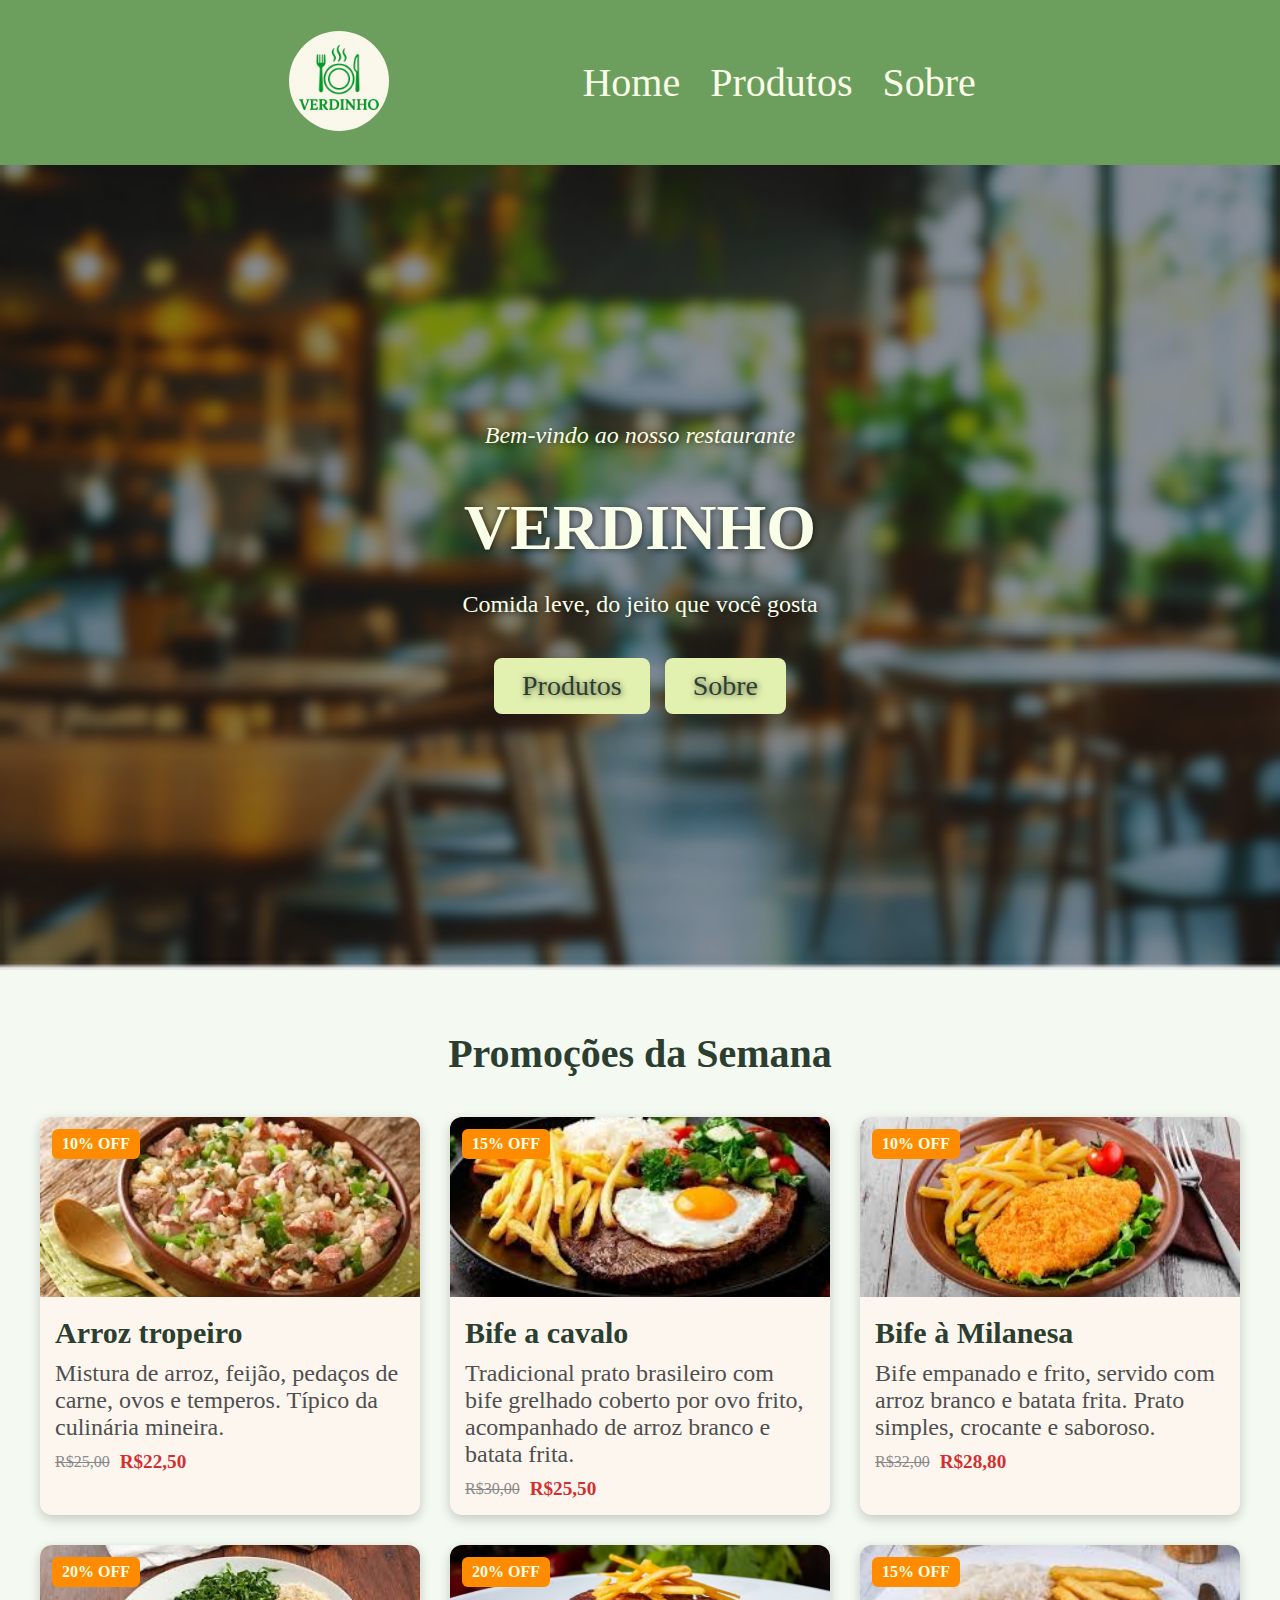
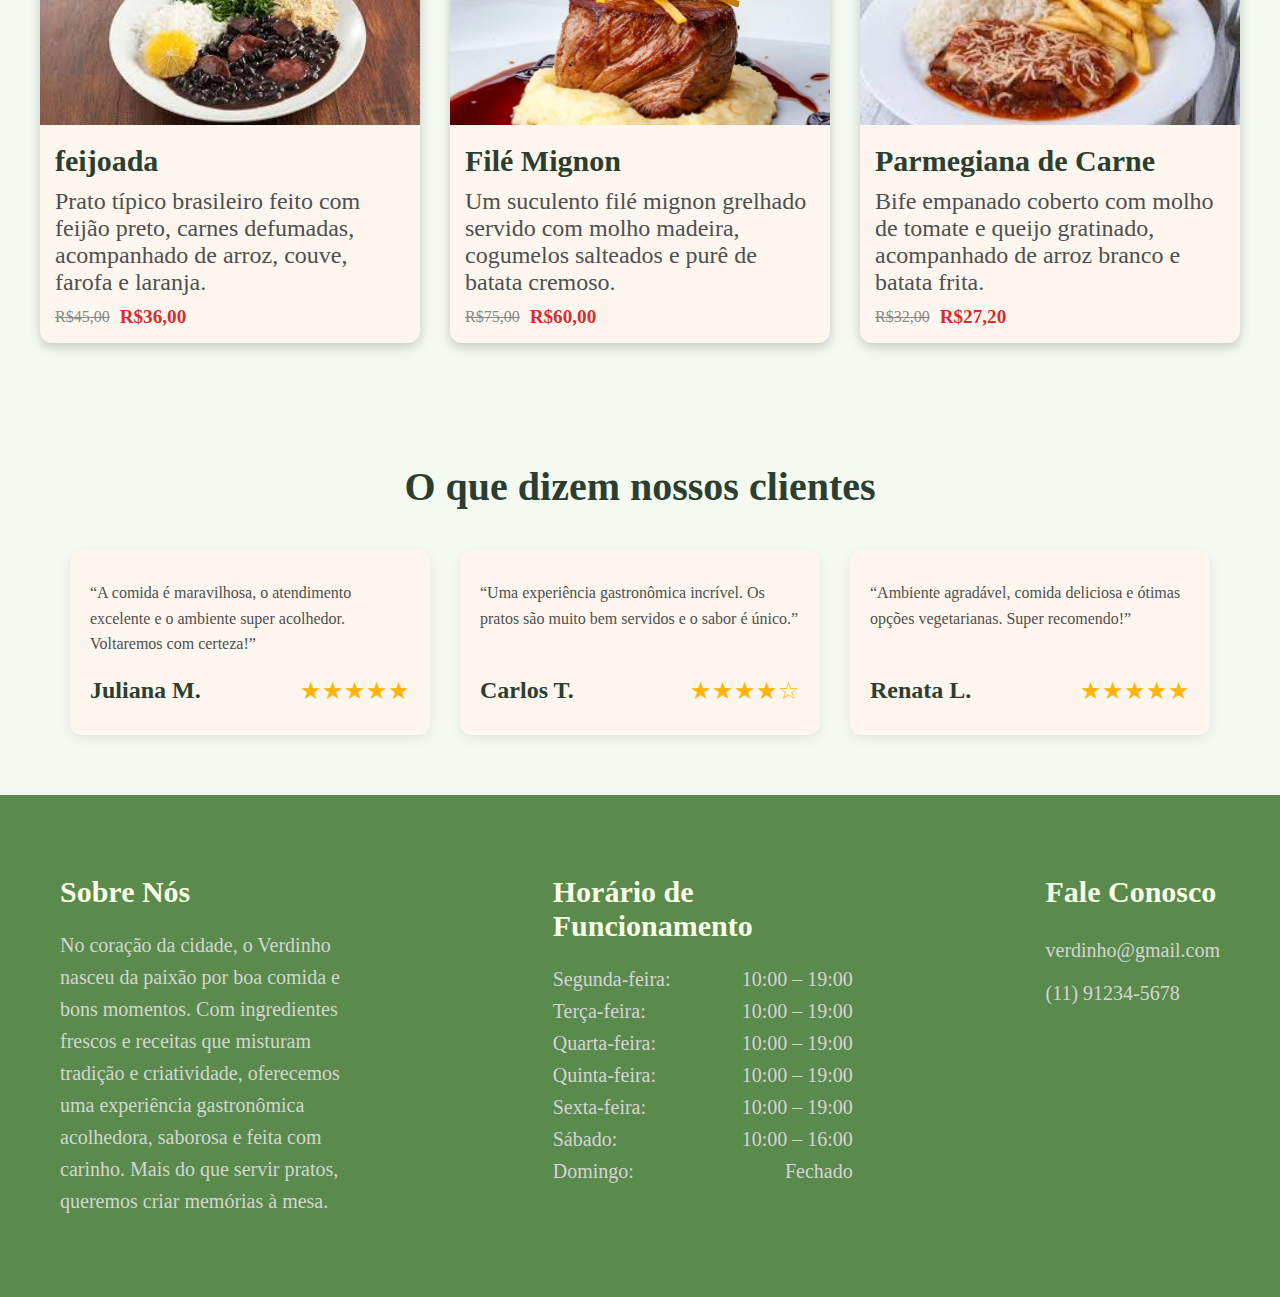
<file: index.html>
<!DOCTYPE html>
<html lang="pt-br">

<head>
    <meta charset="UTF-8">
    <meta name="viewport" content="width=device-width, initial-scale=1.0">
    <link rel="stylesheet" href="./CSS/styles.css">
    <title>Home</title>
</head>

<body>
    <header>

        <nav>
            <a href="#image"><img src="./IMG/logo_verdinho.jpg" width="400" height="300" alt="logo do VERDINHO"></a>
            <ul>
                <li><a href="./index.html" class="link">Home</a></li>
                <li><a href="./HTML/produto.html" class="link">Produtos</a></li>
                <li><a href="./HTML/sobre.html" class="link">Sobre</a></li>
            </ul>
        </nav>

    </header>

    <main>
        <section class="conteudo-inicial">
            
            <p class="subtitulo">Bem-vindo ao nosso restaurante</p>
            <h1 class="titulo">VERDINHO</h1>
            <h2 class="slogan">Comida leve, do jeito que você gosta</h2>
            <div class="botoes">
                <a href="./HTML/produto.html" class="botao">Produtos</a>
                <a href="./HTML/sobre.html" class="botao">Sobre</a>
            </div>

        </section>

        <section class="promocoes">

            <h2>Promoções da Semana</h2>
            <div class="card-container">

                <!-- Card 1 -->
                <div class="card-desconto">
                    <span class="desconto">10% OFF</span>
                    <img src="./IMG/arroz-tropeiro-gui.jpg" alt="Prato de Arroz tropeiro">
                    <div class="conteudo">
                        <h3>Arroz tropeiro</h3>
                        <p>Mistura de arroz, feijão, pedaços de carne, ovos e temperos. Típico da culinária mineira.</p>
                        <div class="preco">
                            <span class="preco-antigo">R$25,00</span>
                            <span class="preco-novo">R$22,50</span>
                        </div>
                    </div>
                </div>

                <!-- Card 2 -->
                <div class="card-desconto">
                    <span class="desconto">15% OFF</span>
                    <img src="./IMG/bife-cavalo-gui.jpg" alt="Prato de Bife a cavalo">
                    <div class="conteudo">
                        <h3>Bife a cavalo</h3>
                        <p>Tradicional prato brasileiro com bife grelhado coberto por ovo frito, acompanhado de arroz
                            branco e batata frita.</p>
                        <div class="preco">
                            <span class="preco-antigo">R$30,00</span>
                            <span class="preco-novo">R$25,50</span>
                        </div>
                    </div>
                </div>

                <!-- Card 3 -->
                <div class="card-desconto">
                    <span class="desconto">10% OFF</span>
                    <img src="./IMG/bife-milanesa-gui.jpg" alt="Prato de Bife a milanesa">
                    <div class="conteudo">
                        <h3>Bife à Milanesa</h3>
                        <p>Bife empanado e frito, servido com arroz branco e batata frita. Prato simples, crocante e
                            saboroso.</p>
                        <div class="preco">
                            <span class="preco-antigo">R$32,00</span>
                            <span class="preco-novo">R$28,80</span>
                        </div>
                    </div>
                </div>

                <!-- Card 4 -->
                <div class="card-desconto">
                    <span class="desconto">20% OFF</span>
                    <img src="./IMG/feijoada-gui.jpg" alt="Prato de Feijoada">
                    <div class="conteudo">
                        <h3>feijoada</h3>
                        <p>Prato típico brasileiro feito com feijão preto, carnes defumadas, acompanhado de arroz,
                            couve, farofa e laranja.</p>
                        <div class="preco">
                            <span class="preco-antigo">R$45,00</span>
                            <span class="preco-novo">R$36,00</span>
                        </div>
                    </div>
                </div>

                <!-- Card 5 -->
                <div class="card-desconto">
                    <span class="desconto">20% OFF</span>
                    <img src="./IMG/file-mignon-gui.jpg" alt="Prato de Filé mignon">
                    <div class="conteudo">
                        <h3>Filé Mignon</h3>
                        <p>Um suculento filé mignon grelhado servido com molho madeira, cogumelos salteados e purê de
                            batata cremoso.</p>
                        <div class="preco">
                            <span class="preco-antigo">R$75,00</span>
                            <span class="preco-novo">R$60,00</span>
                        </div>
                    </div>
                </div>

                <!-- Card 6 -->
                <div class="card-desconto">
                    <span class="desconto">15% OFF</span>
                    <img src="./IMG/parmegiana-carne-gui.jpg" alt="Prato de Filé a Parmegiana de carne">
                    <div class="conteudo">
                        <h3>Parmegiana de Carne</h3>
                        <p>Bife empanado coberto com molho de tomate e queijo gratinado, acompanhado de arroz branco e
                            batata frita.</p>
                        <div class="preco">
                            <span class="preco-antigo">R$32,00</span>
                            <span class="preco-novo">R$27,20</span>
                        </div>
                    </div>
                </div>

            </div>

        </section>

        <section class="secao-feedback">

            <h2>O que dizem nossos clientes</h2>
            <div class="container-feedback">

                <div class="card-feedback">
                    <p class="texto">“A comida é maravilhosa, o atendimento excelente e o ambiente super
                        acolhedor. Voltaremos com certeza!”</p>
                    <div class="informacoes-cliente">
                        <span class="nome-cliente">Juliana M.</span>
                        <span class="avaliacao">★★★★★</span>
                    </div>
                </div>

                <div class="card-feedback">
                    <p class="texto">“Uma experiência gastronômica incrível. Os pratos são muito bem servidos e o sabor
                        é único.”</p>
                    <div class="informacoes-cliente">
                        <span class="nome-cliente">Carlos T.</span>
                        <span class="avaliacao">★★★★☆</span>
                    </div>
                </div>

                <div class="card-feedback">
                    <p class="texto">“Ambiente agradável, comida deliciosa e ótimas opções vegetarianas. Super
                    recomendo!”</p>
                    <div class="informacoes-cliente">
                        <span class="nome-cliente">Renata L.</span>
                        <span class="avaliacao">★★★★★</span>
                    </div>
                </div>

            </div>

        </section>

        <!--botão para subir ao topo da página-->
        <button id="btnTopo"><i class="fas fa-arrow-up"></i></button>

    </main>

    <footer>

        <div class="container-footer">

            <!-- Coluna Sobre -->
            <div class="coluna-footer">
                <h3>Sobre Nós</h3>
                <p>No coração da cidade, o Verdinho nasceu da paixão por boa comida e bons momentos. Com ingredientes
                    frescos e receitas que misturam tradição e criatividade, oferecemos uma experiência gastronômica
                    acolhedora, saborosa e feita com carinho. Mais do que servir pratos, queremos criar memórias à mesa.
                </p>
            </div>

            <!-- Coluna de horários -->
            <div class="coluna-footer">
                <h3>Horário de Funcionamento</h3>
                <ul class="horarios">
                    <li>Segunda-feira: <span>10:00 – 19:00</span></li>
                    <li>Terça-feira: <span>10:00 – 19:00</span></li>
                    <li>Quarta-feira: <span>10:00 – 19:00</span></li>
                    <li>Quinta-feira: <span>10:00 – 19:00</span></li>
                    <li>Sexta-feira: <span>10:00 – 19:00</span></li>
                    <li>Sábado: <span>10:00 – 16:00</span></li>
                    <li>Domingo: <span>Fechado</span></li>
                </ul>
            </div>

            <!-- Coluna de contato -->
            <div class="coluna-footer">
                <h3>Fale Conosco</h3>
                <a href="mailto:verdinho@gmail.com" class="link">verdinho@gmail.com</a>
                <a href="tel:+5511912345678" class="link">(11) 91234-5678</a>
            </div>

        </div>

    </footer>

    <script src="./JS/script.js"></script>

</body>

</html>
</file>
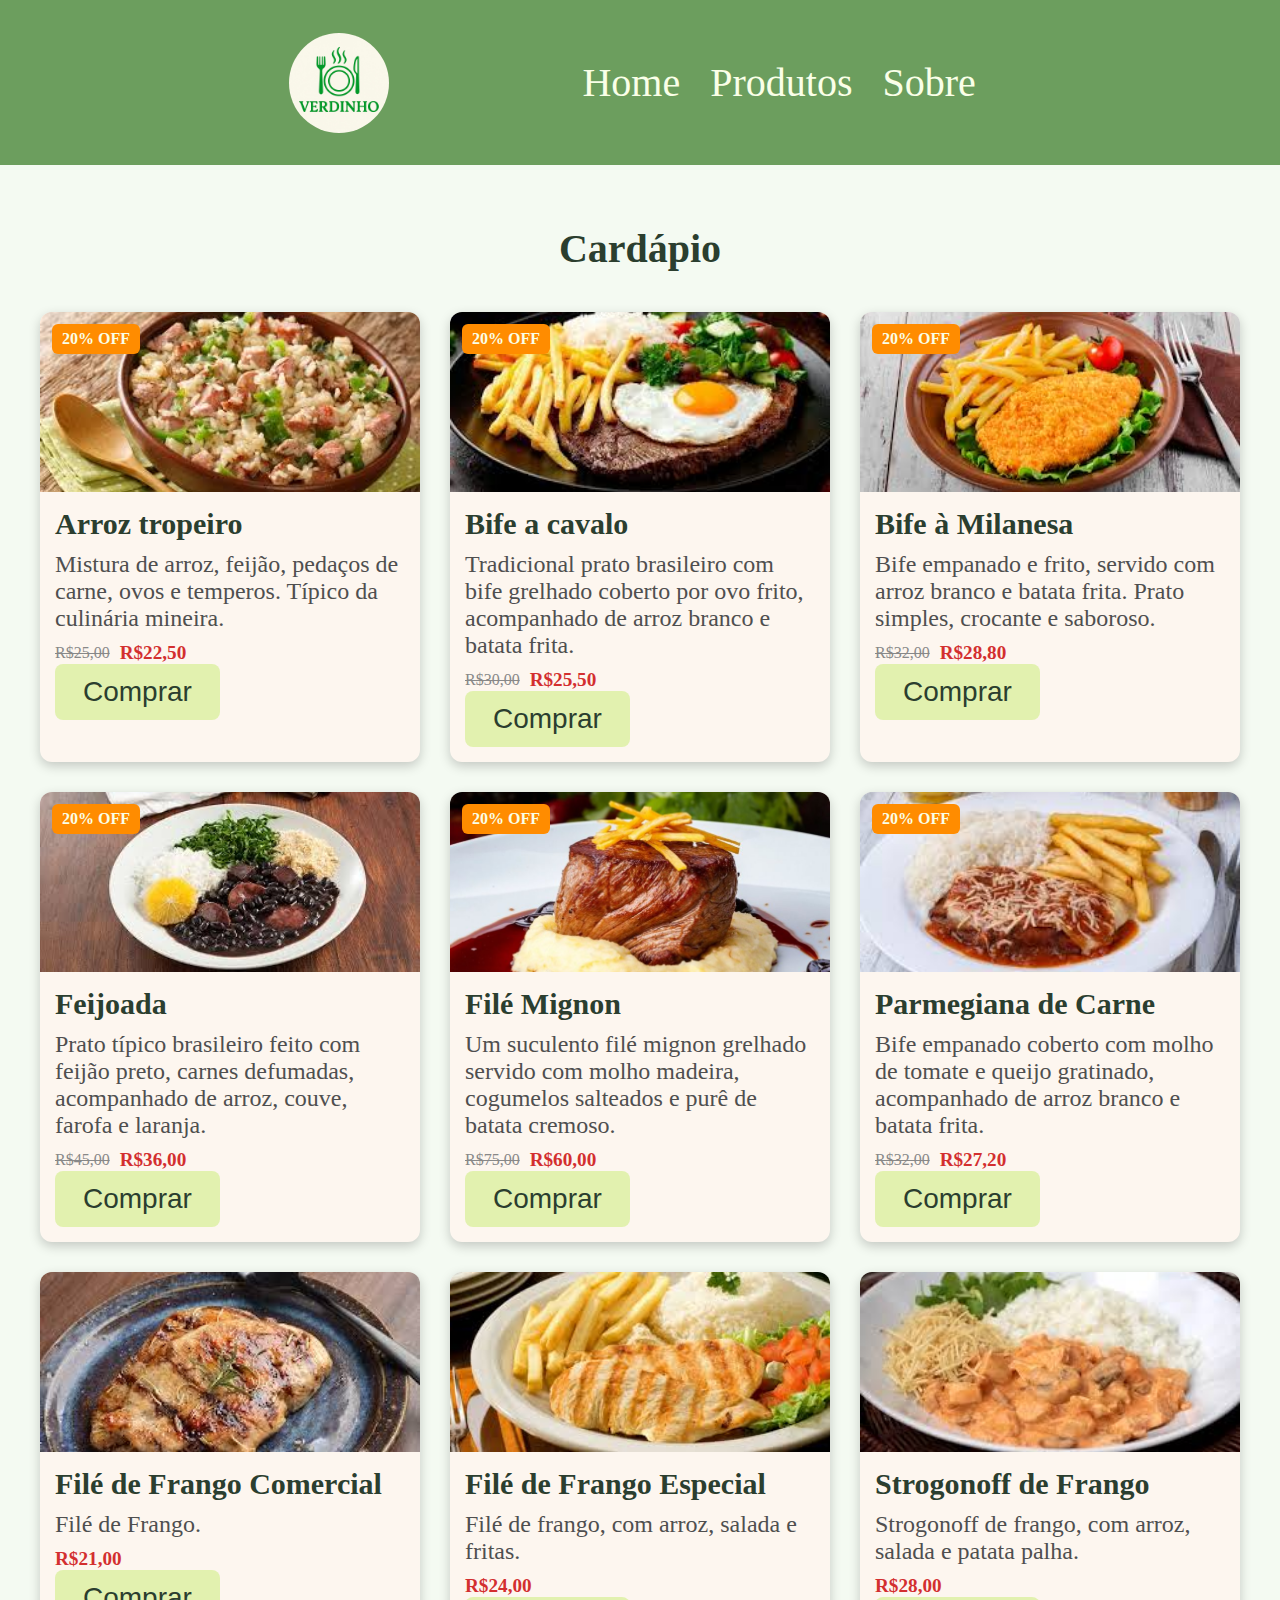
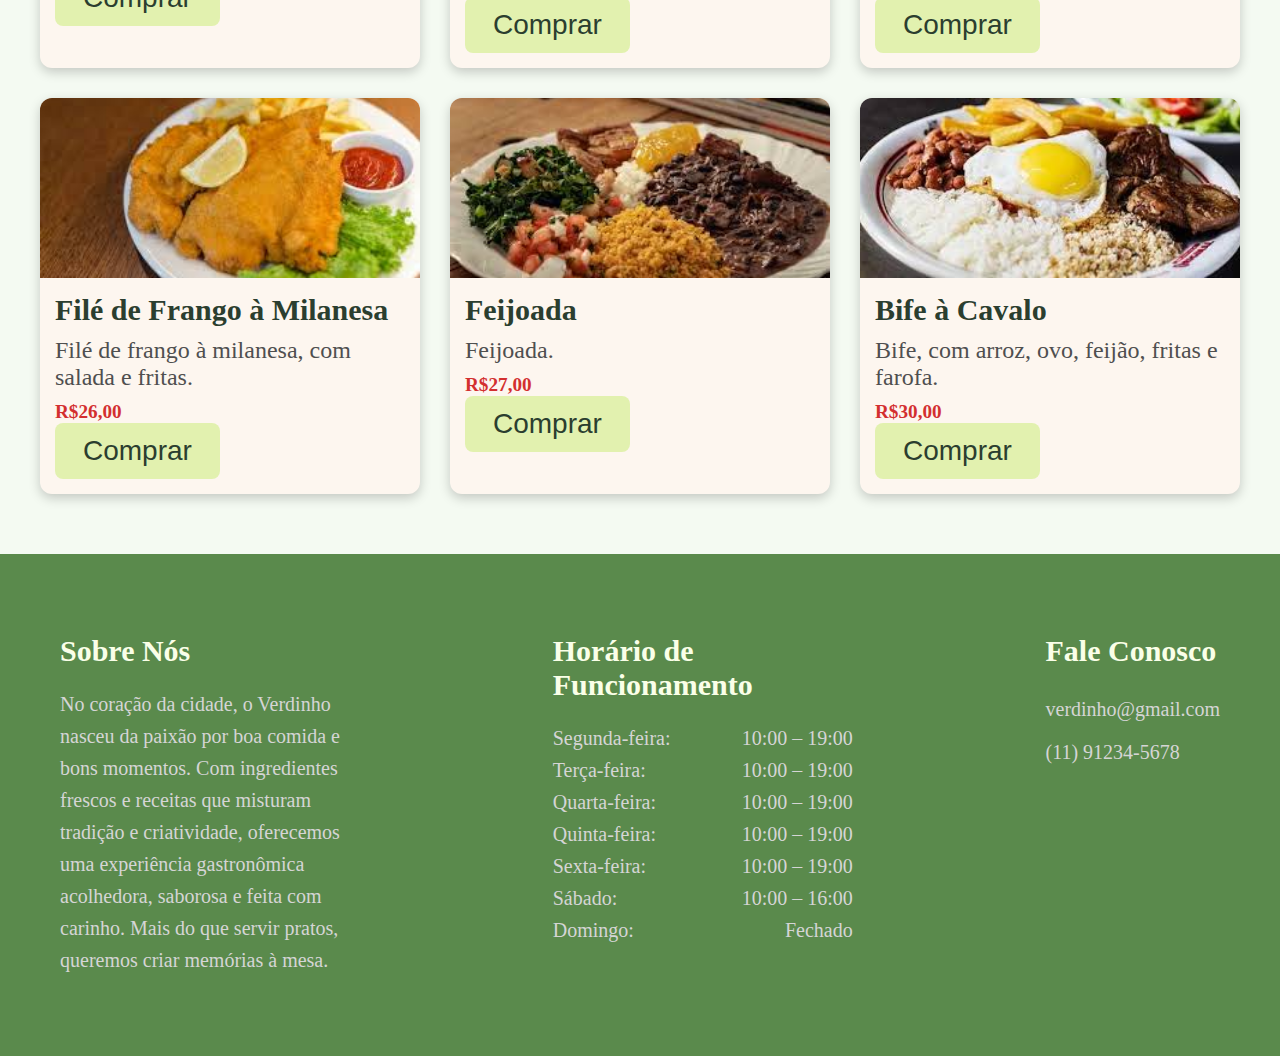
<file: HTML/produto.html>
<html>
    <!DOCTYPE html>
    <html lang="pt-br">
    <head>
        <meta charset="UTF-8">
        <meta name="viewport" content="width=device-width, initial-scale=1.0">
        <title>Produtos</title>
        <link rel="stylesheet" href="../CSS/styles.css">
        <link rel="stylesheet" href="https://cdnjs.cloudflare.com/ajax/libs/font-awesome/6.5.0/css/all.min.css">
        <link rel="icon" type="image/png" href="../IMG/logo_verdinho.jpg">
    </head>
    <body>
        <header>

            <nav>
                <a href="#image"><img src="../IMG/logo_verdinho.jpg" width="400" height="300" alt="logo do VERDINHO"></a>
                <ul>
                    <li><a href="../index.html" class="link">Home</a></li>
                    <li><a href="../HTML/produto.html" class="link">Produtos</a></li>
                    <li><a href="../HTML/sobre.html" class="link">Sobre</a></li>
                </ul>
            </nav>

        </header>

        <main>
            <section class="promocoes">

            <h2>Cardápio</h2>
            <div class="card-container">

                <!-- Card 1 -->
                <div class="card-desconto">
                    <span class="desconto">20% OFF</span>
                    <img src="../IMG/arroz-tropeiro-gui.jpg" alt="Erro ao carregar as imagens">
                    <div class="conteudo">
                        <h3>Arroz tropeiro</h3>
                        <p>Mistura de arroz, feijão, pedaços de carne, ovos e temperos. Típico da culinária mineira.</p>
                        <div class="preco">
                            <span class="preco-antigo">R$25,00</span>
                            <span class="preco-novo">R$22,50</span>
                        </div>
                        <button class="botao" onclick="window.open('https://wa.me/5511999999999?text=Ol%C3%A1,%20tenho%20interesse%20no%20Arroz%20Tropeiro!')" target="_blank">
                            Comprar
                        </button>
                    </div>
                </div>
                <!-- Card 2 -->
                <div class="card-desconto">
                    <span class="desconto">20% OFF</span>
                    <img src="../IMG/bife-cavalo-gui.jpg" alt="Erro ao carregar as imagens">
                    <div class="conteudo">
                        <h3>Bife a cavalo</h3>
                        <p>Tradicional prato brasileiro com bife grelhado coberto por ovo frito, acompanhado de arroz
                            branco e batata frita.</p>
                        <div class="preco">
                            <span class="preco-antigo">R$30,00</span>
                            <span class="preco-novo">R$25,50</span>
                        </div>
                        <button class="botao" onclick="window.open('https://wa.me/5511999999999?text=Ol%C3%A1,%20tenho%20interesse%20no%20Bife%20à%20Cavalo!')" target="_blank">
                            Comprar
                        </button>
                    </div>
                </div>

                <!-- Card 3 -->
                <div class="card-desconto">
                    <span class="desconto">20% OFF</span>
                    <img src="../IMG/bife-milanesa-gui.jpg" alt="Erro ao carregar as imagens">
                    <div class="conteudo">
                        <h3>Bife à Milanesa</h3>
                        <p>Bife empanado e frito, servido com arroz branco e batata frita. Prato simples, crocante e
                            saboroso.</p>
                        <div class="preco">
                            <span class="preco-antigo">R$32,00</span>
                            <span class="preco-novo">R$28,80</span>
                        </div>
                        <button class="botao" onclick="window.open('https://wa.me/5511999999999?text=Ol%C3%A1,%20tenho%20interesse%20no%20Bife%20à%20Milanesa!')" target="_blank">
                            Comprar
                        </button>
                    </div>
                </div>

                <!-- Card 4 -->
                <div class="card-desconto">
                    <span class="desconto">20% OFF</span>
                    <img src="../IMG/feijoada-gui.jpg" alt="Erro ao carregar as imagens">
                    <div class="conteudo">
                        <h3>Feijoada</h3>
                        <p>Prato típico brasileiro feito com feijão preto, carnes defumadas, acompanhado de arroz,
                            couve, farofa e laranja.</p>
                        <div class="preco">
                            <span class="preco-antigo">R$45,00</span>
                            <span class="preco-novo">R$36,00</span>
                        </div>
                        <button class="botao" onclick="window.open('https://wa.me/5511999999999?text=Ol%C3%A1,%20tenho%20interesse%20na%20Feijoada!')" target="_blank">
                            Comprar
                        </button>
                    </div>
                </div>

                <!-- Card 5 -->
                <div class="card-desconto">
                    <span class="desconto">20% OFF</span>
                    <img src="../IMG/file-mignon-gui.jpg" alt="Erro ao carregar as imagens">
                    <div class="conteudo">
                        <h3>Filé Mignon</h3>
                        <p>Um suculento filé mignon grelhado servido com molho madeira, cogumelos salteados e purê de
                            batata cremoso.</p>
                        <div class="preco">
                            <span class="preco-antigo">R$75,00</span>
                            <span class="preco-novo">R$60,00</span>
                        </div>
                        <button class="botao" onclick="window.open('https://wa.me/5511999999999?text=Ol%C3%A1,%20tenho%20interesse%20no%20Filé%20Mignon!')" target="_blank">
                            Comprar
                        </button>
                    </div>
                </div>

                <!-- Card 6 -->
                <div class="card-desconto">
                    <span class="desconto">20% OFF</span>
                    <img src="../IMG/parmegiana-carne-gui.jpg" alt="Erro ao carregar as imagens">
                    <div class="conteudo">
                        <h3>Parmegiana de Carne</h3>
                        <p>Bife empanado coberto com molho de tomate e queijo gratinado, acompanhado de arroz branco e
                            batata frita.</p>
                        <div class="preco">
                            <span class="preco-antigo">R$32,00</span>
                            <span class="preco-novo">R$27,20</span>
                        </div>
                        <button class="botao" onclick="window.open('https://wa.me/5511999999999?text=Ol%C3%A1,%20tenho%20interesse%20na%20Parmegiana%20de%20Carne!')" target="_blank">
                            Comprar
                        </button>
                    </div>
                </div>

                <!-- Card 7 -->
                <div class="card-desconto">
                    <img src="../IMG/file.jpg" alt="Erro ao carregar as imagens">
                    <div class="conteudo">
                        <h3>Filé de Frango Comercial</h3>
                        <p>Filé de Frango.</p>
                        <div class="preco">
                            <span class="preco-novo">R$21,00</span>
                        </div>
                        <button class="botao" onclick="window.open('https://wa.me/5511999999999?text=Ol%C3%A1,%20tenho%20interesse%20no%20Filé%20de%20Frango%20Comercial!')" target="_blank">
                            Comprar
                        </button>
                    </div>
                </div>

                <!-- Card 8 -->
                <div class="card-desconto">
                    <img src="../IMG/file_frango_especial.jpg" alt="Erro ao carregar as imagens">
                    <div class="conteudo">
                        <h3>Filé de Frango Especial</h3>
                        <p>Filé de frango, com arroz, salada e fritas.</p>
                        <div class="preco">
                            <span class="preco-novo">R$24,00</span>
                        </div>
                        <button class="botao" onclick="window.open('https://wa.me/5511999999999?text=Ol%C3%A1,%20tenho%20interesse%20no%20Filé%20de%20Frango%20Especial!')" target="_blank">
                            Comprar
                        </button>
                    </div>
                </div>

                <!-- Card 9 -->
                <div class="card-desconto">
                    <img src="../IMG/estrogonofe.jpg" alt="Erro ao carregar as imagens">
                    <div class="conteudo">
                        <h3>Strogonoff de Frango</h3>
                        <p>Strogonoff de frango, com arroz, salada e patata palha.</p>
                        <div class="preco">
                            <span class="preco-novo">R$28,00</span>
                        </div>
                        <button class="botao" onclick="window.open('https://wa.me/5511999999999?text=Ol%C3%A1,%20tenho%20interesse%20no%20Strogonoff%20de%20Frango!')" target="_blank">
                            Comprar
                        </button>
                    </div>
                </div>

                <!-- Card 10 -->
                <div class="card-desconto">
                    <img src="../IMG/milanesa.jpg" alt="Erro ao carregar as imagens">
                    <div class="conteudo">
                        <h3>Filé de Frango à Milanesa</h3>
                        <p>Filé de frango à milanesa, com salada e fritas.</p>
                        <div class="preco">
                            <span class="preco-novo">R$26,00</span>
                        </div>
                        <button class="botao" onclick="window.open('https://wa.me/5511999999999?text=Ol%C3%A1,%20tenho%20interesse%20no%20Filé%20de%20Frango%20à%20Milanesa!')" target="_blank">
                            Comprar
                        </button>
                    </div>
                </div>

                <!-- Card 11 -->
                <div class="card-desconto">
                    <img src="../IMG/feijoada.jpg" alt="Erro ao carregar as imagens">
                    <div class="conteudo">
                        <h3>Feijoada</h3> 
                        <p>Feijoada.</p> 
                        <div class="preco">
                            <span class="preco-novo">R$27,00</span>
                        </div>
                        <button class="botao" onclick="window.open('https://wa.me/5511999999999?text=Ol%C3%A1,%20tenho%20interesse%20na%20Feijoada!')" target="_blank">
                            Comprar
                        </button>
                    </div>
                </div>

                <!-- Card 12 -->
                <div class="card-desconto">
                    <img src="../IMG/bife-cavalo.jpg" alt="Erro ao carregar as imagens">
                    <div class="conteudo">
                        <h3>Bife à Cavalo</h3>
                        <p>Bife, com arroz, ovo, feijão, fritas e farofa.</p> 
                        <div class="preco">
                            <span class="preco-novo">R$30,00</span>
                        </div>
                        <button class="botao" onclick="window.open('https://wa.me/5511999999999?text=Ol%C3%A1,%20tenho%20interesse%20no%20Bife%20à%20Cavalo!')" target="_blank">
                            Comprar
                        </button>
                    </div>
                </div>

            </div>

            <!--botão para subir ao topo da página-->
            <button id="btnTopo"><i class="fas fa-arrow-up"></i></button>

        </main>

    <footer>

        <div class="container-footer">

            <!-- Coluna Sobre -->
            <div class="coluna-footer">
                <h3>Sobre Nós</h3>
                <p>No coração da cidade, o Verdinho nasceu da paixão por boa comida e bons momentos. Com ingredientes
                    frescos e receitas que misturam tradição e criatividade, oferecemos uma experiência gastronômica
                    acolhedora, saborosa e feita com carinho. Mais do que servir pratos, queremos criar memórias à mesa.
                </p>
            </div>

            <!-- Coluna de horários -->
            <div class="coluna-footer">
                <h3>Horário de Funcionamento</h3>
                <ul class="horarios">
                    <li>Segunda-feira: <span>10:00 – 19:00</span></li>
                    <li>Terça-feira: <span>10:00 – 19:00</span></li>
                    <li>Quarta-feira: <span>10:00 – 19:00</span></li>
                    <li>Quinta-feira: <span>10:00 – 19:00</span></li>
                    <li>Sexta-feira: <span>10:00 – 19:00</span></li>
                    <li>Sábado: <span>10:00 – 16:00</span></li>
                    <li>Domingo: <span>Fechado</span></li>
                </ul>
            </div>

            <!-- Coluna de contato -->
            <div class="coluna-footer">
                <h3>Fale Conosco</h3>
                <a href="mailto:verdinho@gmail.com" class="link">verdinho@gmail.com</a>
                <a href="tel:+5511912345678" class="link">(11) 91234-5678</a>
            </div>

        </div>

    </footer>
        
        <script src="../JS/script.js"></script>

    </body>
    </html>
</html>
</file>
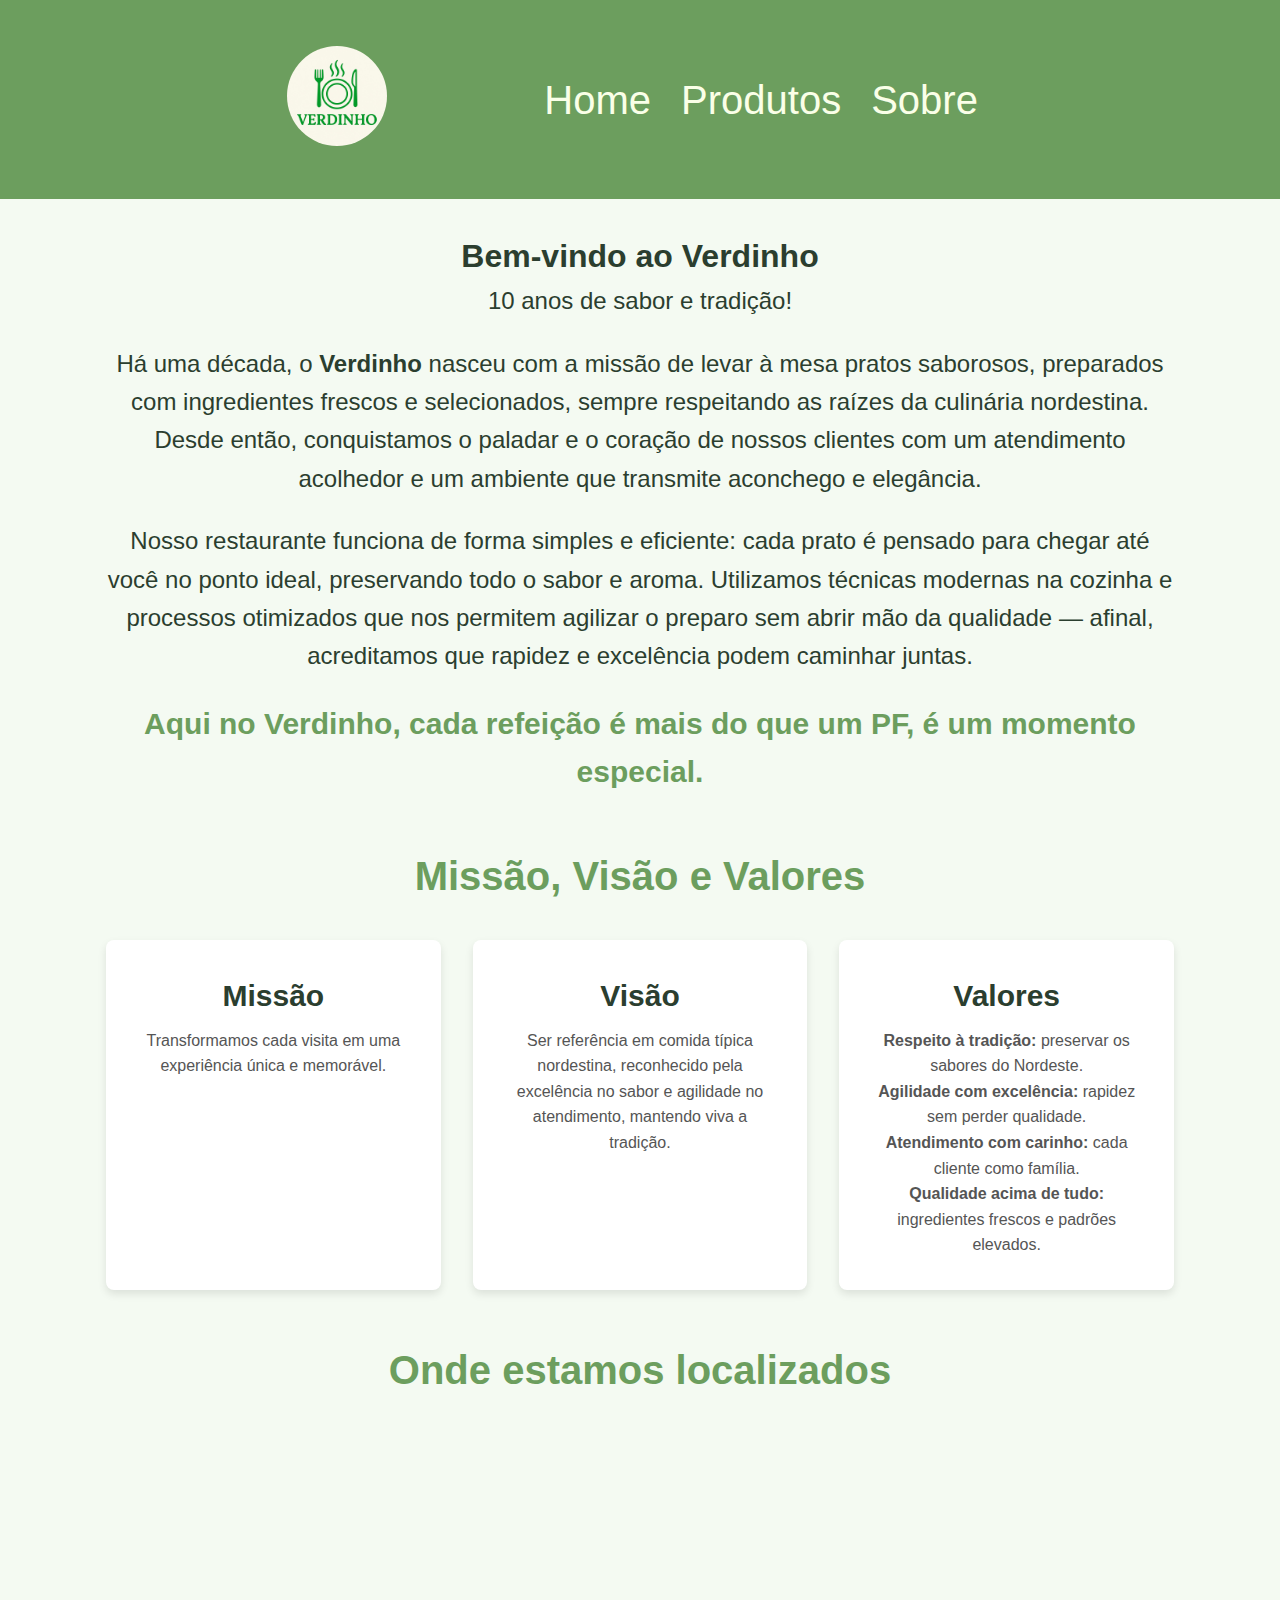
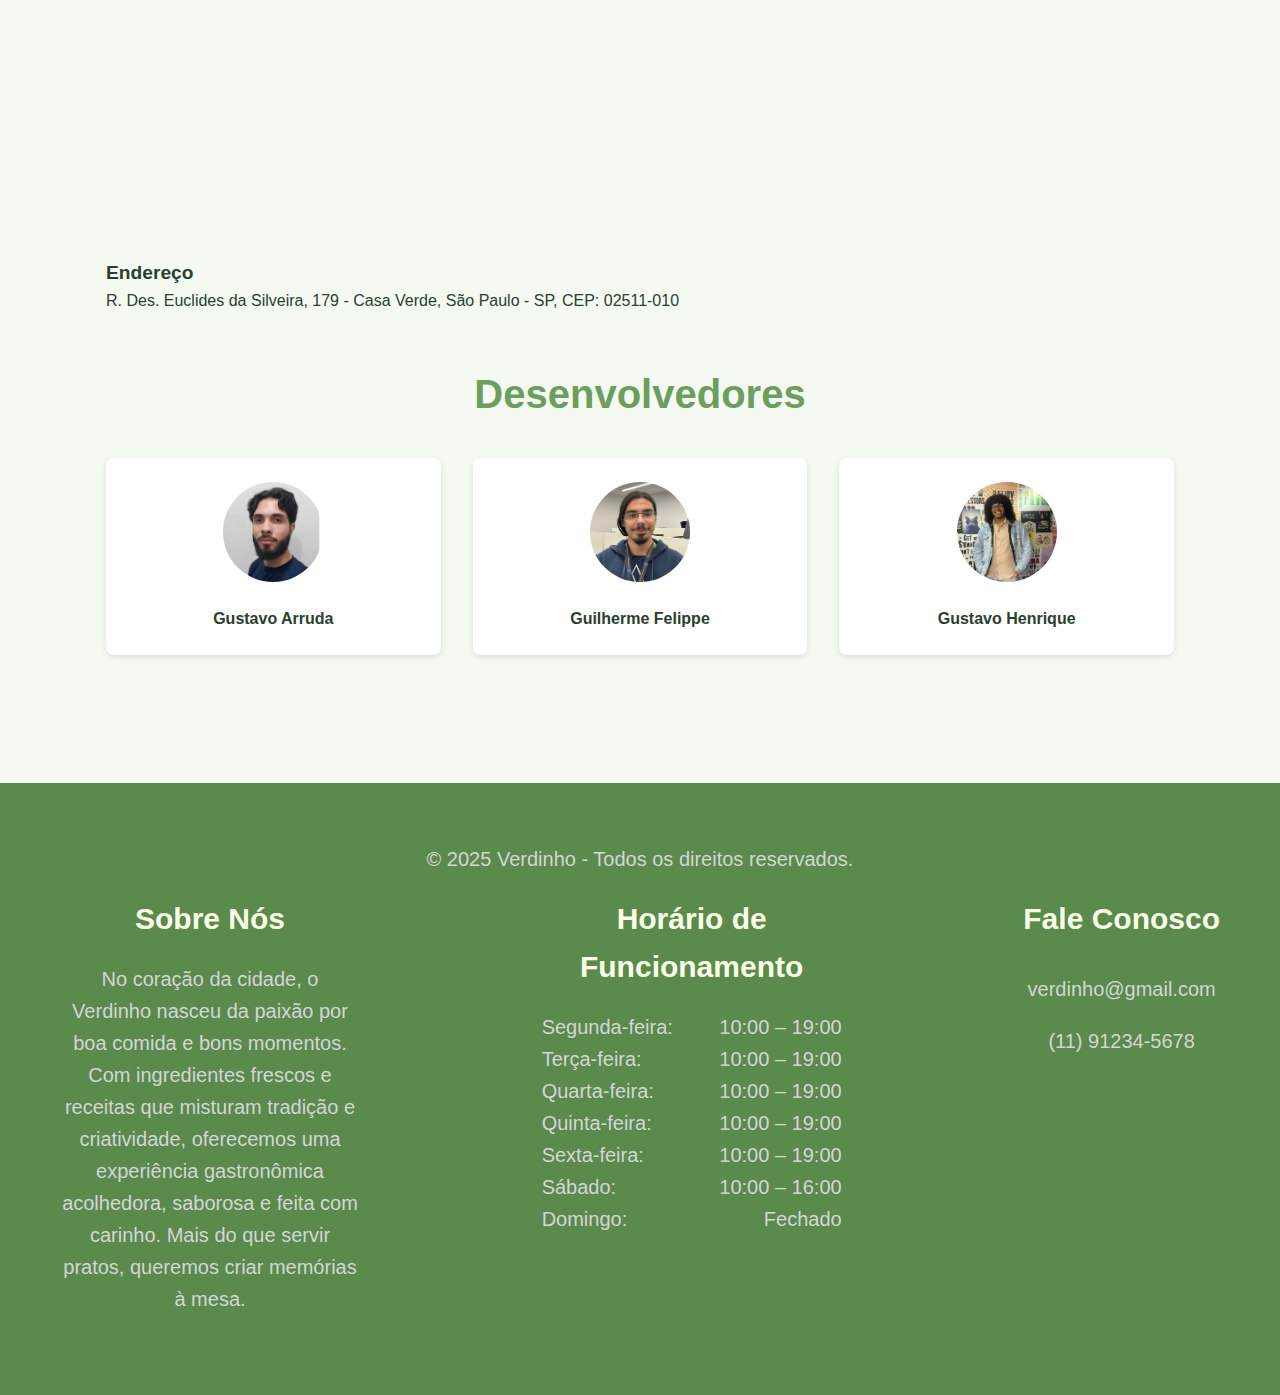
<file: HTML/sobre.html>
<!DOCTYPE html>
<html lang="en">

<head>
    <meta charset="UTF-8">
    <meta name="viewport" content="width=device-width, initial-scale=1.0">
    <title>Document</title>
    <link rel="stylesheet" href="../CSS/sobre.css">
    <link rel="stylesheet" href="../CSS/styles.css">
    <link rel="stylesheet" href="https://cdnjs.cloudflare.com/ajax/libs/font-awesome/6.5.0/css/all.min.css">
    <link rel="icon" type="image/png" href="../IMG/logo_verdinho.jpg">
</head>

<body>
    <header>
        <nav>
            <a class="logo" href="#image">
                <img src="../IMG/logo_verdinho.jpg" width="400" height="300" alt="logo do VERDINHO">
            </a>
            <ul>
                <li><a href="../index.html" class="link">Home</a></li>
                <li><a href="./produto.html" class="link">Produtos</a></li>
                <li><a href="./sobre.html" class="link">Sobre</a></li>
            </ul>
        </nav>
    </header>

    <main>

        <article>
            <h1>Bem-vindo ao Verdinho</h1>
            <p>10 anos de sabor e tradição!</p>
            <p>
                Há uma década, o <strong>Verdinho</strong> nasceu com a missão de levar à mesa pratos saborosos,
                preparados com ingredientes frescos e selecionados, sempre respeitando as raízes da culinária
                nordestina. Desde então, conquistamos o paladar e o coração de nossos clientes com um atendimento
                acolhedor e um ambiente que transmite aconchego e elegância.
            </p>
            <p>
                Nosso restaurante funciona de forma simples e eficiente: cada prato é pensado para chegar até você no
                ponto ideal, preservando todo o sabor e aroma. Utilizamos técnicas modernas na cozinha e processos
                otimizados que nos permitem agilizar o preparo sem abrir mão da qualidade — afinal, acreditamos que
                rapidez e excelência podem caminhar juntas.
            </p>
            <h3>Aqui no Verdinho, cada refeição é mais do que um PF, é um momento especial.</h3>
        </article>

        <section>
            <h2>Missão, Visão e Valores</h2>
            <div class="grid-3">
                <div class="card">
                    <h4>Missão</h4>
                    <p>Transformamos cada visita em uma experiência única e memorável.</p>
                </div>
                <div class="card">
                    <h4>Visão</h4>
                    <p>Ser referência em comida típica nordestina, reconhecido pela excelência no sabor e agilidade no
                        atendimento, mantendo viva a tradição.</p>
                </div>
                <div class="card">
                    <h4>Valores</h4>
                    <p><strong>Respeito à tradição:</strong> preservar os sabores do Nordeste.</p>
                    <p><strong>Agilidade com excelência:</strong> rapidez sem perder qualidade.</p>
                    <p><strong>Atendimento com carinho:</strong> cada cliente como família.</p>
                    <p><strong>Qualidade acima de tudo:</strong> ingredientes frescos e padrões elevados.</p>
                </div>
            </div>
        </section>

        <section id="localização">
            <h2>Onde estamos localizados</h2>
            <iframe
                src="https://www.google.com/maps/embed?pb=!1m18!1m12!1m3!1d3658.6476452461234!2d-46.6519296!3d-23.509197699999994!2m3!1f0!2f0!3f0!3m2!1i1024!2i768!4f13.1!3m3!1m2!1s0x94cef720a6fd48e9%3A0xd174d77d46116fa6!2sPilequinhos%20-%20Nova%20Macedo!5e0!3m2!1spt-BR!2sbr!4v1755020710166!5m2!1spt-BR!2sbr"
                allowfullscreen="" loading="lazy"></iframe>
            <h4>Endereço</h4>
            <p>R. Des. Euclides da Silveira, 179 - Casa Verde, São Paulo - SP, CEP: 02511-010</p>
        </section>

        <section>
            <h2>Desenvolvedores</h2>
            <div class="devs">
                <div>
                    <img src="../IMG/arruda.png" alt="Foto Gustavo Arruda">
                    <h4>Gustavo Arruda</h4>
                </div>
                <div>
                    <img src="../IMG/gui.png.jfif" alt="Foto Guilherme Felippe">
                    <h4>Guilherme Felippe</h4>
                </div>
                <div>
                    <img src="../IMG/gu.png" alt="Foto Gustavo Henrique">
                    <h4>Gustavo Henrique</h4>
                </div>
            </div>
        </section>

        <!--botão para subir ao topo da página-->
        <button id="btnTopo"><i class="fas fa-arrow-up"></i></button>

    </main>

    <footer>
        <p>&copy; 2025 Verdinho - Todos os direitos reservados.</p>
        <div class="container-footer">

            <!-- Coluna Sobre -->
            <div class="coluna-footer">
                <h3>Sobre Nós</h3>
                <p>No coração da cidade, o Verdinho nasceu da paixão por boa comida e bons momentos. Com ingredientes
                    frescos e receitas que misturam tradição e criatividade, oferecemos uma experiência gastronômica
                    acolhedora, saborosa e feita com carinho. Mais do que servir pratos, queremos criar memórias à mesa.
                </p>
            </div>

            <!-- Coluna de horários -->
            <div class="coluna-footer">
                <h3>Horário de Funcionamento</h3>
                <ul class="horarios">
                    <li>Segunda-feira: <span>10:00 – 19:00</span></li>
                    <li>Terça-feira: <span>10:00 – 19:00</span></li>
                    <li>Quarta-feira: <span>10:00 – 19:00</span></li>
                    <li>Quinta-feira: <span>10:00 – 19:00</span></li>
                    <li>Sexta-feira: <span>10:00 – 19:00</span></li>
                    <li>Sábado: <span>10:00 – 16:00</span></li>
                    <li>Domingo: <span>Fechado</span></li>
                </ul>
            </div>

            <!-- Coluna de contato -->
            <div class="coluna-footer">
                <h3>Fale Conosco</h3>
                <a href="mailto:verdinho@gmail.com" class="link">verdinho@gmail.com</a>
                <a href="tel:+5511912345678" class="link">(11) 91234-5678</a>
            </div>

        </div>
    </footer>

        <script src="../JS/script.js"></script>

</body>

</html>

</html>
</file>
<file: CSS/styles.css>
:root {
    --cor-botao: #E2F1AF;
    --bg-hover-botao: #548045;
    --cor-de-fundo: #F4FAF2;
    --texto-escuro: #2B3E2F;
    --texto-claro: #FAFFE8;
    --bg-nav: #6C9E5E;
    --bg-footer: #5A8A4C;
    --cor-tag-desconto: #FF8C00;
    --fonte-h1: 4rem; /* 64px */
    --fonte-texto: 1.5rem; /* 24px */
    --fonte-botao: 1.75rem; /* 28px */
    --fonte-h2: 2.5rem; /* 40px */
    --fonte-h3: 1.875rem; /* 30px */
}

* {
    margin: 0;
    padding: 0;
}

body {
    background-color: var(--cor-de-fundo);
}

/* Navegação */

nav {
    display: flex;
    background-color: var(--bg-nav);
    justify-content: space-around;
    align-items: center;
    padding: 15px 200px;
    height: 15vh;
}

nav img {
    height: 100px;
    width: 100px;
    border-radius: 50%;
}

nav ul {
    display: flex;
    list-style-type: none;
    align-items: center;
}

nav ul li {
    margin: 15px;
    font-size: 2.5rem; /* 32px */
}

.link {
    color: var(--texto-claro);
    text-decoration: none;
    transition: transform 0.3s ease-in-out;
    display: inline-block;
}

.link:hover {
    transform: scale(1.05);
}

/* Apresentação */

.conteudo-inicial {
    height: 85vh;
    background-image: url(../IMG/imagem.png);
    background-repeat: no-repeat;
    background-size: cover;
    background-position: center;
    display: flex;
    flex-direction: column;
    align-items: center;
    justify-content: center;
    text-align: center;
    color: var(--texto-claro);
    padding: 20px;
    gap: 10px;
    text-shadow: 1px 1px 6px rgba(0, 0, 0, 0.6);
}

.titulo {
    font-size: var(--fonte-h1);
    font-weight: 700;
    margin: 0;
    margin-bottom: 16px;
}

.subtitulo {
    font-size: var(--fonte-texto);
    font-style: italic;
    font-weight: 300;
    margin-bottom: 10px;
    margin-bottom: 32px;
}

.slogan {
    font-size: var(--fonte-texto);
    font-weight: 400;
    margin-bottom: 30px;
}

.botoes {
    display: flex;
    gap: 15px;
}

.botao {
    background-color: var(--cor-botao);
    color: var(--texto-escuro);
    font-size: var(--fonte-botao);
    padding: 12px 28px;
    border: none;
    border-radius: 8px;
    text-decoration: none;
    font-weight: 500;
    transition: 0.5s ease-in-out;
}

.botao:hover {
    background-color: var(--bg-hover-botao);
    color: var(--texto-claro);
    transform: scale(1.05);
    text-shadow: 1px 1px 6px rgba(255, 255, 255, 0.4);
}

/* Seção de Promoção */

.promocoes {
    padding: 60px 20px;
    background-color: var(--cor-de-fundo);
    text-align: center;
}

.promocoes h2 {
    font-size: var(--fonte-h2);
    color: var(--texto-escuro);
    margin-bottom: 40px;
}

.card-container {
    display: grid;
    grid-template-columns: repeat(3, minmax(260px, 1fr));
    gap: 30px;
    max-width: 1200px;
    margin: 0 auto;
}

.card-desconto {
    background: #FDF6EF;
    border-radius: 12px;
    box-shadow: 0 4px 12px rgba(0, 0, 0, 0.2);
    overflow: hidden;
    position: relative;
    transition: transform 0.3s ease-in-out;
    cursor: pointer;
}

.card-desconto:hover {
    transform: scale(1.03);
}

.card-desconto img {
    width: 100%;
    height: 180px;
    object-fit: cover;
}

.card-desconto .desconto {
    position: absolute;
    top: 12px;
    left: 12px;
    background: var(--cor-tag-desconto);
    color: var(--texto-claro);
    font-size: 1rem; /* 16px */
    font-weight: bold;
    padding: 6px 10px;
    border-radius: 6px;
}

.card-desconto .conteudo {
    padding: 15px;
    text-align: left;
}

.card-desconto .conteudo h3 {
    font-size: var(--fonte-h3);
    color: var(--texto-escuro);
    margin-bottom: 10px;
}

.card-desconto .conteudo p {
    font-size: var(--fonte-texto);
    color: #4F4F4F;
    margin-bottom: 10px;
}

.preco {
    display: flex;
    gap: 10px;
    align-items: center;
}

.preco-antigo {
    text-decoration: line-through;
    color: #888888;
    font-size: 1rem;
}

.preco-novo {
    color: #D32F2F;
    font-size: 1.2rem;
    font-weight: bold;
}

/* Seção Feedback */

.secao-feedback {
    background-color: var(--cor-de-fundo);
    padding: 60px 20px;
    text-align: center;
}

.secao-feedback h2 {
    font-size: var(--fonte-h2);
    color: var(--texto-escuro);
    margin-bottom: 40px;
}

.container-feedback {
    display: flex;
    flex-wrap: wrap;
    justify-content: center;
    gap: 30px;
}

.card-feedback {
    display: flex;
    flex-direction: column;
    justify-content: space-between;
    background-color: #FDF6EF;
    border-radius: 12px;
    padding: 30px 20px;
    box-shadow: 0 4px 12px rgba(0, 0, 0, 0.08);
    max-width: 320px;
    width: 100%;
    text-align: left;
    transition: transform 0.3s ease;
}

.card-feedback:hover {
    transform: translateY(-5px);
}

.texto {
    font-size: 1rem;
    color: #4F4F4F;
    margin-bottom: 20px;
    line-height: 1.6;
}

.informacoes-cliente {
    display: flex;
    justify-content: space-between;
    align-items: center;
    font-size: var(--fonte-texto);
    color: var(--texto-escuro);
    font-weight: 500;
}

.nome-cliente {
    font-weight: 600;
}

.avaliacao {
    color: #FFB400;
}

/* Footer */

footer {
    background-color: var(--bg-footer);
    color: #d5d5d5;
    padding: 60px 20px;
}

.container-footer {
    display: flex;
    flex-wrap: wrap;
    justify-content: space-between;
    max-width: 1200px;
    margin: 0 auto;
}

.coluna-footer {
    margin: 20px;
    max-width: 300px;
}

footer h3 {
    color: var(--texto-claro);
    margin-bottom: 20px;
    font-size: var(--fonte-h3);
}

footer p,
footer li {
    font-size: 1.25rem; /* 20px */
    line-height: 1.6;
}

.horarios li {
    display: flex;
    justify-content: space-between;
}

.coluna-footer a {
    display: flex;
    flex-direction: column;
    padding: 10px 0;
    font-size: 1.25rem; /* 20px */
    color: #d5d5d5;
}
.coluna-footer a:hover {  
    text-decoration: underline;
    color: var(--texto-claro);
}
#btnTopo {
    position: fixed;
    bottom: 20px;
    right: 20px;
    background-color: green;
    color: white;
    border: none;
    padding: 12px 18px;
    border-radius: 50%;
    cursor: pointer;
    font-size: 18px;
    display: none; /* escondido até rolar */
}
#btnTopo:hover {
    background-color: #155bb5;
}
</file>
<file: CSS/sobre.css>
:root {
      --cor-botao: #E2F1AF;
      --bg-hover-botao: #548045;
      --cor-de-fundo: #F4FAF2;
      --texto-escuro: #2B3E2F;
      --texto-claro: #FAFFE8;
      --bg-nav: #6C9E5E;
      --bg-footer: #5A8A4C;
      --cor-tag-desconto: #FF8C00;
      --fonte-h1: 4rem; /* 64px */
      --fonte-texto: 1.5rem; /* 24px */
      --fonte-botao: 1.75rem; /* 28px */
      --fonte-h2: 2.5rem; /* 40px */
      --fonte-h3: 1.875rem; /* 30px */
    }

    * {
      margin: 0;
      padding: 0;
      box-sizing: border-box;
    }

    body {
      font-family: Arial, Helvetica, sans-serif;
      background-color: var(--cor-de-fundo);
      color: var(--texto-escuro);
      line-height: 1.6;
    }

    header {
      background: var(--bg-nav);
      color: var(--texto-claro);
      text-align: center;
      padding: 2rem 1rem;
    }

    header h1 {
      font-size: var(--fonte-h1);
    }

    header p {
      font-size: var(--fonte-h3);
      margin-top: 0.5rem;
    }

    main {
      max-width: 1100px;
      margin: 0 auto;
      padding: 2rem 1rem;
    }

    article {
      margin-bottom: 3rem;
      text-align: center;
    }

    article p {
      font-size: var(--fonte-texto);
      margin-bottom: 1.5rem;
    }

    article h3 {
      font-size: var(--fonte-h3);
      margin-top: 1rem;
      color: var(--bg-nav);
    }

    section {
      margin-bottom: 3rem;
    }

    section h2 {
      font-size: var(--fonte-h2);
      margin-bottom: 1rem;
      text-align: center;
      color: var(--bg-nav);
    }

    .grid-3 {
      display: grid;
      grid-template-columns: repeat(auto-fit, minmax(280px, 1fr));
      gap: 2rem;
      margin-top: 2rem;
    }

    .card {
      background: #fff;
      border-radius: 8px;
      padding: 2rem;
      box-shadow: 0 4px 8px rgba(0,0,0,0.1);
      text-align: center;
    }

    .card h4 {
      font-size: var(--fonte-h3);
      margin-bottom: 0.5rem;
      color: var(--texto-escuro);
    }

    .card p {
      font-size: 1rem;
      color: #555;
    }

    iframe {
      width: 100%;
      height: 400px;
      border: 0;
      border-radius: 8px;
      margin-top: 1rem;
    }

    #localização h4 {
      margin-top: 1rem;
      font-size: 1.2rem;
    }

    .devs {
      display: grid;
      grid-template-columns: repeat(auto-fit, minmax(200px, 1fr));
      gap: 2rem;
      margin-top: 2rem;
      text-align: center;
    }

    .devs div {
      background: #fff;
      padding: 1.5rem;
      border-radius: 8px;
      box-shadow: 0 2px 6px rgba(0,0,0,0.1);
    }

    .devs img {
      width: 100px;
      height: 100px;
      border-radius: 50%;
      object-fit: cover;
      margin-bottom: 1rem;
    }

    footer {
      background: var(--bg-footer);
      color: var(--texto-claro);
      text-align: center;
      padding: 1.5rem;
      margin-top: 3rem;
    }
</file>
